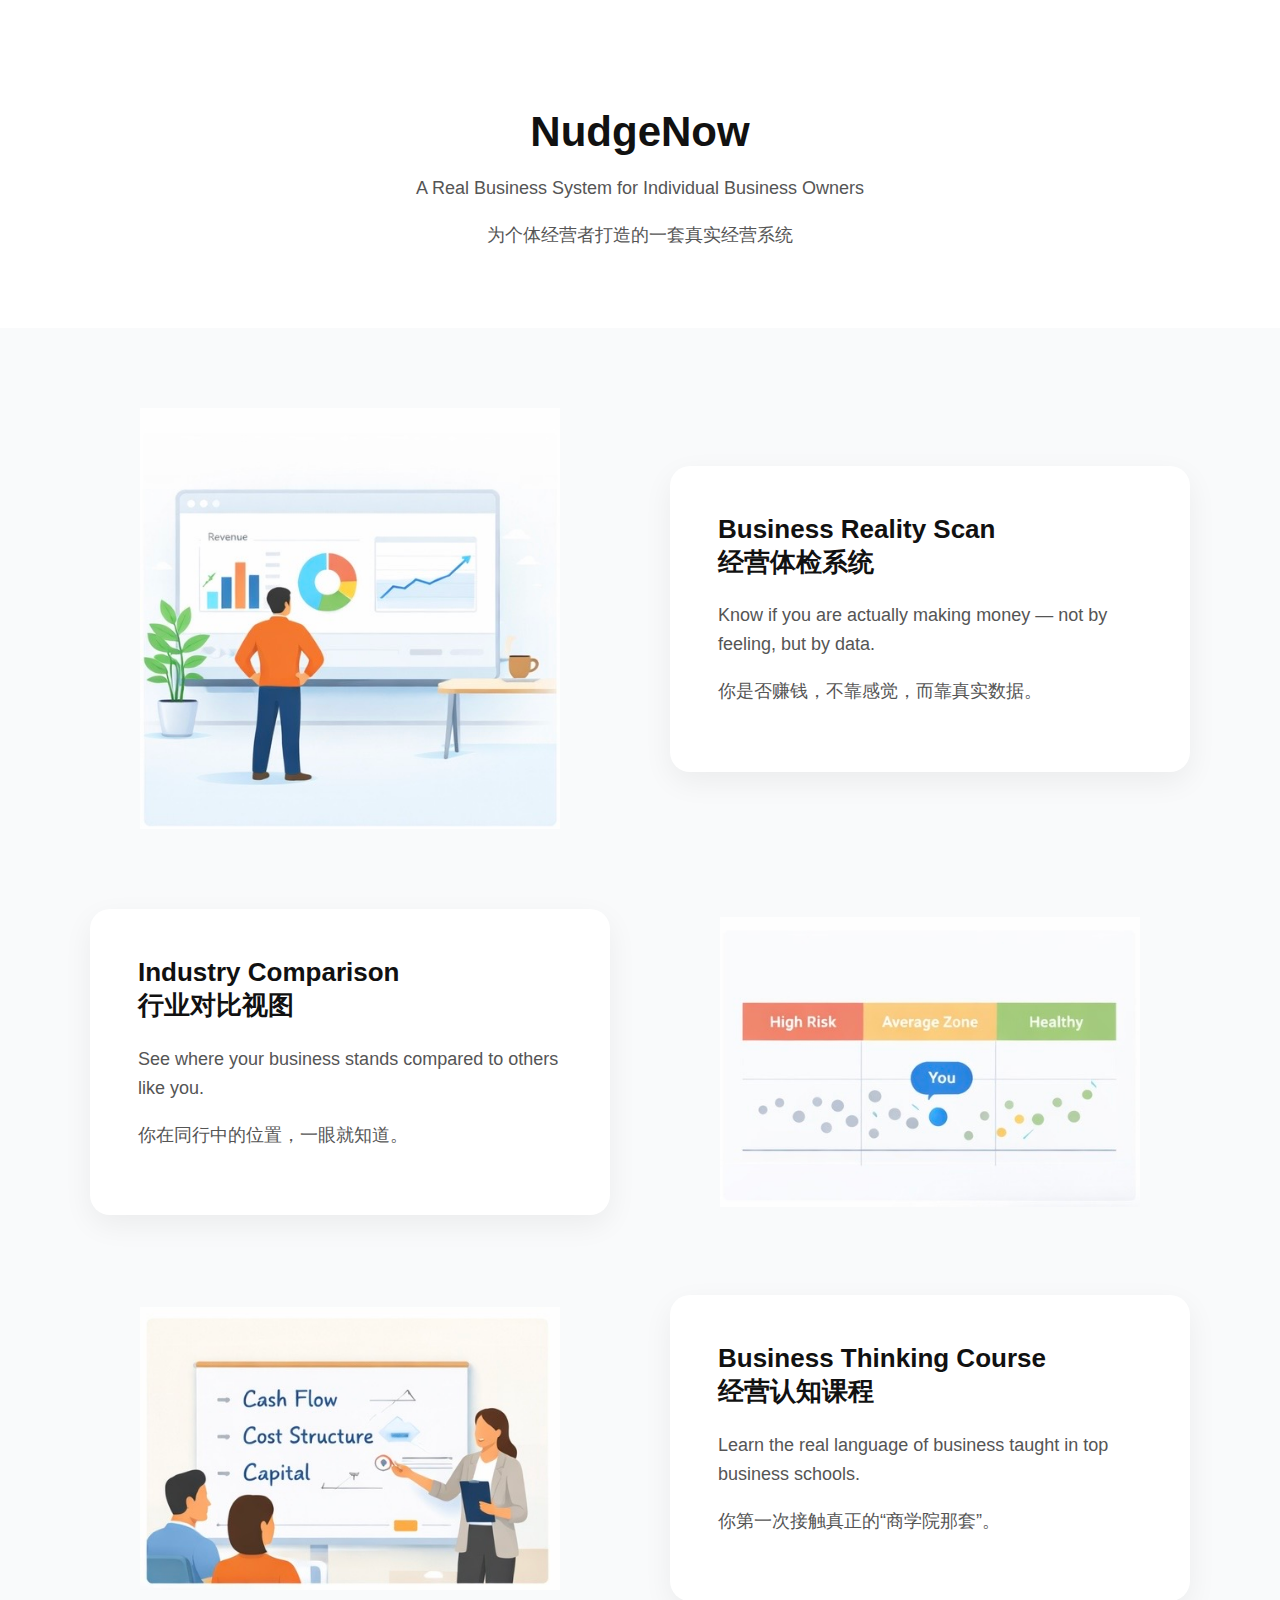
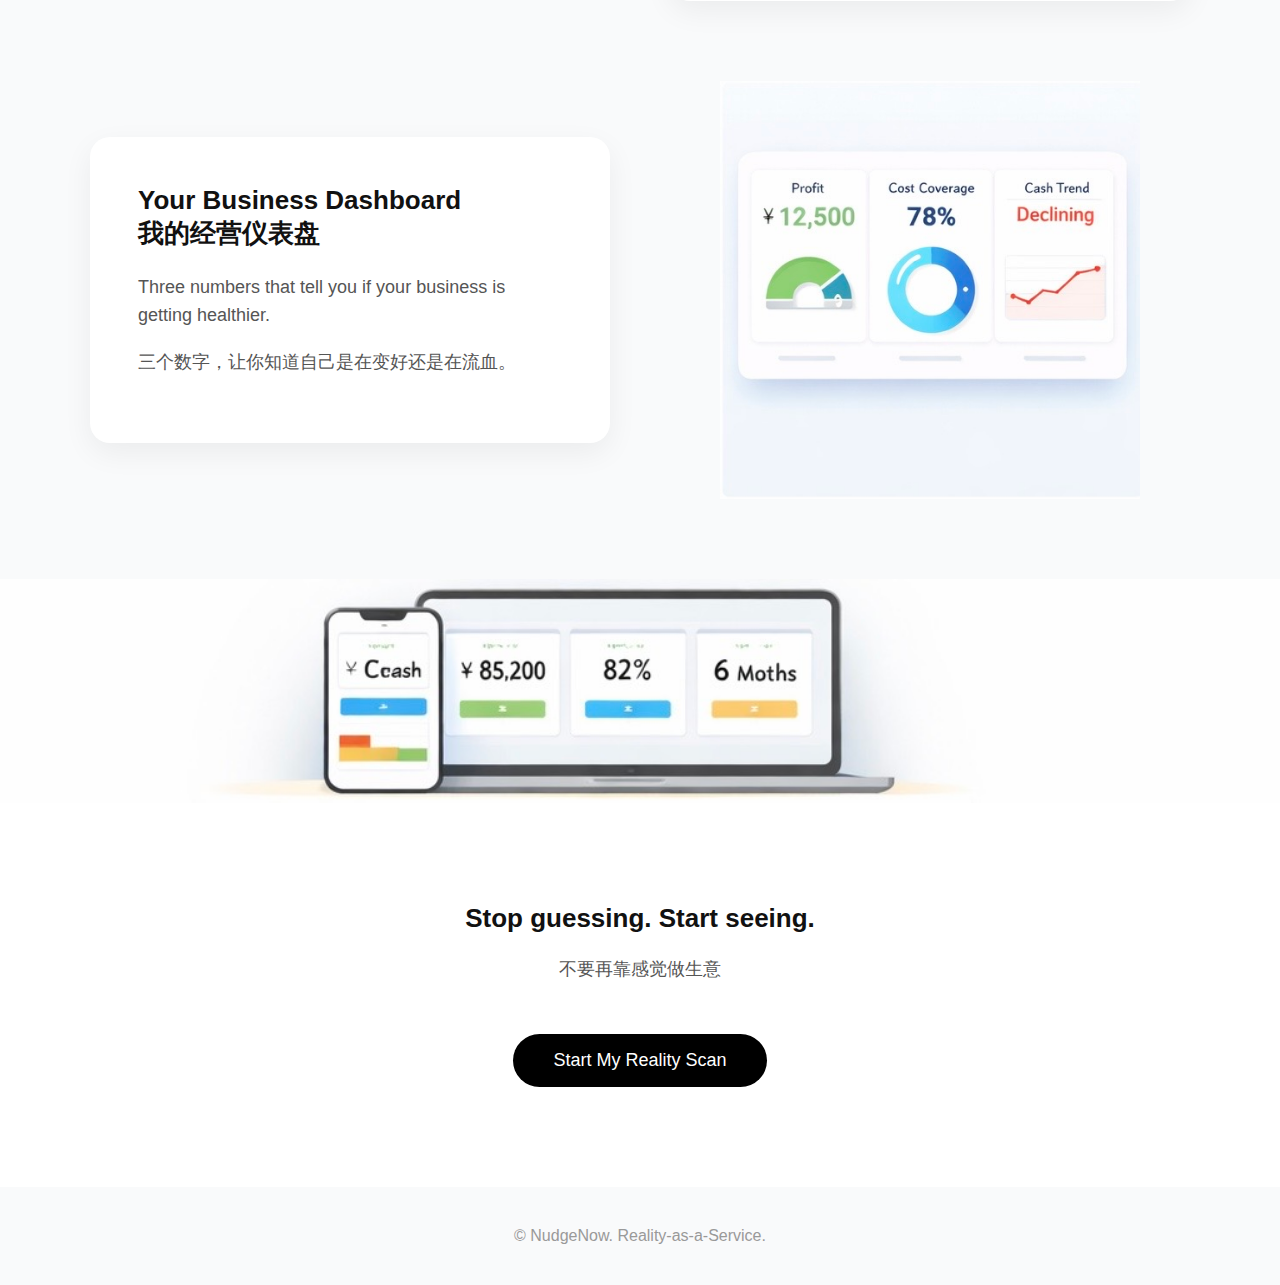
<file: index.html>
<!DOCTYPE html>
<html lang="en">
<head>
<meta charset="UTF-8">
<title>NudgeNow — A Real Business System for Individuals</title>
<link rel="icon/JPG" href="favicon.ico.JPG">
<link rel="apple-touch-icon" href="favicon.ico.JPG">
<meta name="viewport" content="width=device-width, initial-scale=1.0">
<style>
body {
  font-family: -apple-system, BlinkMacSystemFont, "Segoe UI", sans-serif;
  margin: 0;
  background: #f9fafb;
  color: #111;
}

header {
  padding: 80px 20px 60px;
  text-align: center;
  background: white;
}

h1 {
  font-size: 42px;
  margin-bottom: 16px;
}

p {
  font-size: 18px;
  color: #555;
  line-height: 1.6;
}

.container {
  max-width: 1100px;
  margin: 0 auto;
  padding: 0 20px;
}

.section {
  margin: 80px 0;
  display: grid;
  grid-template-columns: 1fr 1fr;
  gap: 60px;
  align-items: center;
}

.section img {
  width: 100%;
  max-width: 420px;
  display: block;
  margin: 0 auto;
}

.card {
  background: white;
  padding: 48px;
  border-radius: 20px;
  box-shadow: 0 10px 30px rgba(0,0,0,0.06);
}

h2 {
  margin-top: 0;
  font-size: 26px;
}

.cta {
  background: white;
  text-align: center;
  padding: 100px 20px;
}

button {
  margin-top: 32px;
  padding: 16px 40px;
  font-size: 18px;
  background: black;
  color: white;
  border: none;
  border-radius: 999px;
}

footer {
  text-align: center;
  padding: 40px 20px;
  color: #999;
}

/* 📱 Mobile layout */
@media (max-width: 768px) {
  h1 {
    font-size: 32px;
  }

  .section {
    grid-template-columns: 1fr;
    gap: 32px;
  }

  .card {
    padding: 32px;
  }

  header {
    padding: 60px 20px 40px;
  }
}
  /* ===== Mobile fix ===== */
@media (max-width: 768px) {
  header {
    padding: 48px 20px;
    text-align: left;
  }

  h1 {
    font-size: 36px;
  }

  p {
    font-size: 16px;
  }

  .section {
    flex-direction: column;
    gap: 32px;
    margin: 48px auto;
  }

  .section img {
    width: 100%;
    max-width: 420px;
  }

  .card {
    padding: 24px;
  }

  .cta {
    padding: 64px 20px;
  }

  button {
    width: 100%;
    max-width: 360px;
  }
}
  /* ===== NudgeNow mobile rescue ===== */
@media (max-width: 768px) {

  /* 1️⃣ 解除“中间一条”的 1000px 牢笼 */
  .section {
    max-width: 100%;
    flex-direction: column;
    align-items: stretch;
    gap: 32px;
    margin: 48px auto;
  }

  /* 2️⃣ 所有图片在手机上都不准溢出中轴 */
  .section img,
  .cta img {
    width: 100%;
    max-width: 360px;
    margin: 0 auto;
    display: block;
  }

  /* 3️⃣ Hero 区从“PPT”变成“产品页” */
  header {
    text-align: left;
    padding: 48px 20px;
  }

  h1 {
    font-size: 36px;
    line-height: 1.15;
  }

  /* 4️⃣ 卡片不要像漂浮气泡一样挤在中间 */
  .card {
    padding: 24px;
    border-radius: 20px;
  }

  /* 5️⃣ CTA 按钮区拉满宽度，像真正的行动按钮 */
  .cta {
    padding: 64px 20px;
    text-align: center;
  }

  .cta button {
    width: 100%;
    max-width: 360px;
  }
}
</style>
</head>

<body>

<header>
  <h1>NudgeNow</h1>
  <p>A Real Business System for Individual Business Owners</p>
  <p>为个体经营者打造的一套真实经营系统</p>
</header>

<div class="container">

  <div class="section">
    <img src="assets/hero.png.jpg">
    <div class="card">
      <h2>Business Reality Scan<br>经营体检系统</h2>
      <p>Know if you are actually making money — not by feeling, but by data.</p>
      <p>你是否赚钱，不靠感觉，而靠真实数据。</p>
    </div>
  </div>

  <div class="section">
    <div class="card">
      <h2>Industry Comparison<br>行业对比视图</h2>
      <p>See where your business stands compared to others like you.</p>
      <p>你在同行中的位置，一眼就知道。</p>
    </div>
    <img src="assets/compare.png.jpg">
  </div>

  <div class="section">
    <img src="assets/course.png.jpg">
    <div class="card">
      <h2>Business Thinking Course<br>经营认知课程</h2>
      <p>Learn the real language of business taught in top business schools.</p>
      <p>你第一次接触真正的“商学院那套”。</p>
    </div>
  </div>

  <div class="section">
    <div class="card">
      <h2>Your Business Dashboard<br>我的经营仪表盘</h2>
      <p>Three numbers that tell you if your business is getting healthier.</p>
      <p>三个数字，让你知道自己是在变好还是在流血。</p>
    </div>
    <img src="assets/dashboard.png.jpg">
  </div>

</div>

<img src="assets/RaaS.png.jpg" style="width:100%;display:block;">

<div class="cta">
  <h2>Stop guessing. Start seeing.</h2>
  <p>不要再靠感觉做生意</p>
  <button onclick="location.href='scan.html'">Start My Reality Scan</button>
</div>

<footer>
  © NudgeNow. Reality-as-a-Service.
</footer>

</body>
</html>
</file>
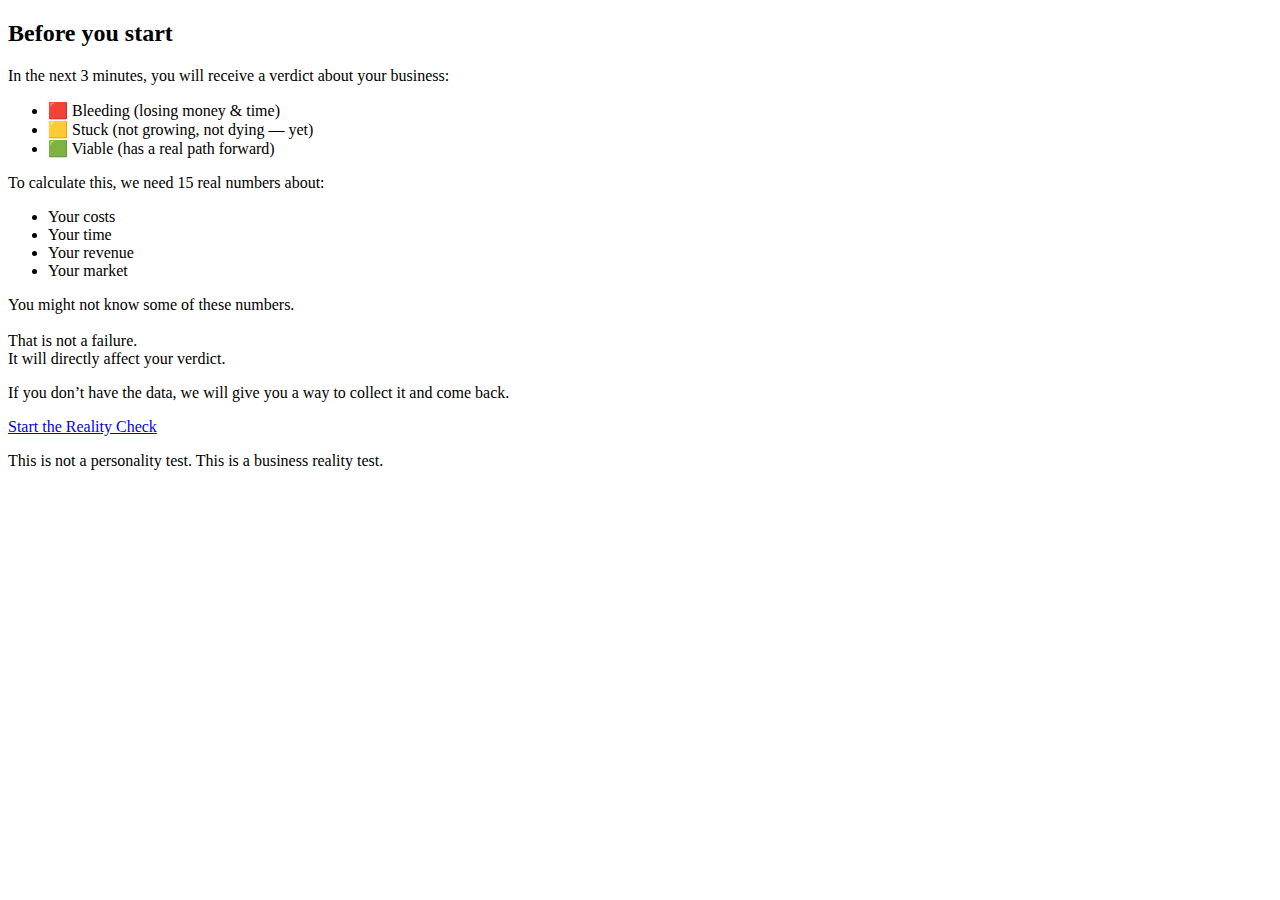
<file: gate.html>
<!DOCTYPE html>
<html lang="en">
<head>
<meta charset="UTF-8">
<title>Reality Check — Before You Start</title>
<link rel="stylesheet" href="style.css">
</head>
<body class="center">

<div class="card">

<h2>Before you start</h2>

<p>
In the next 3 minutes, you will receive a verdict about your business:
</p>

<ul>
<li>🟥 Bleeding (losing money & time)</li>
<li>🟨 Stuck (not growing, not dying — yet)</li>
<li>🟩 Viable (has a real path forward)</li>
</ul>

<p>
To calculate this, we need 15 real numbers about:
</p>

<ul>
<li>Your costs</li>
<li>Your time</li>
<li>Your revenue</li>
<li>Your market</li>
</ul>

<p>
You might not know some of these numbers.
<br><br>
That is not a failure.
<br>
It will directly affect your verdict.
</p>

<p>
If you don’t have the data, we will give you a way to collect it and come back.
</p>

<a href="quiz.html" class="button">Start the Reality Check</a>

<p class="small">
This is not a personality test.  
This is a business reality test.
</p>

</div>

</body>
</html>
</file>
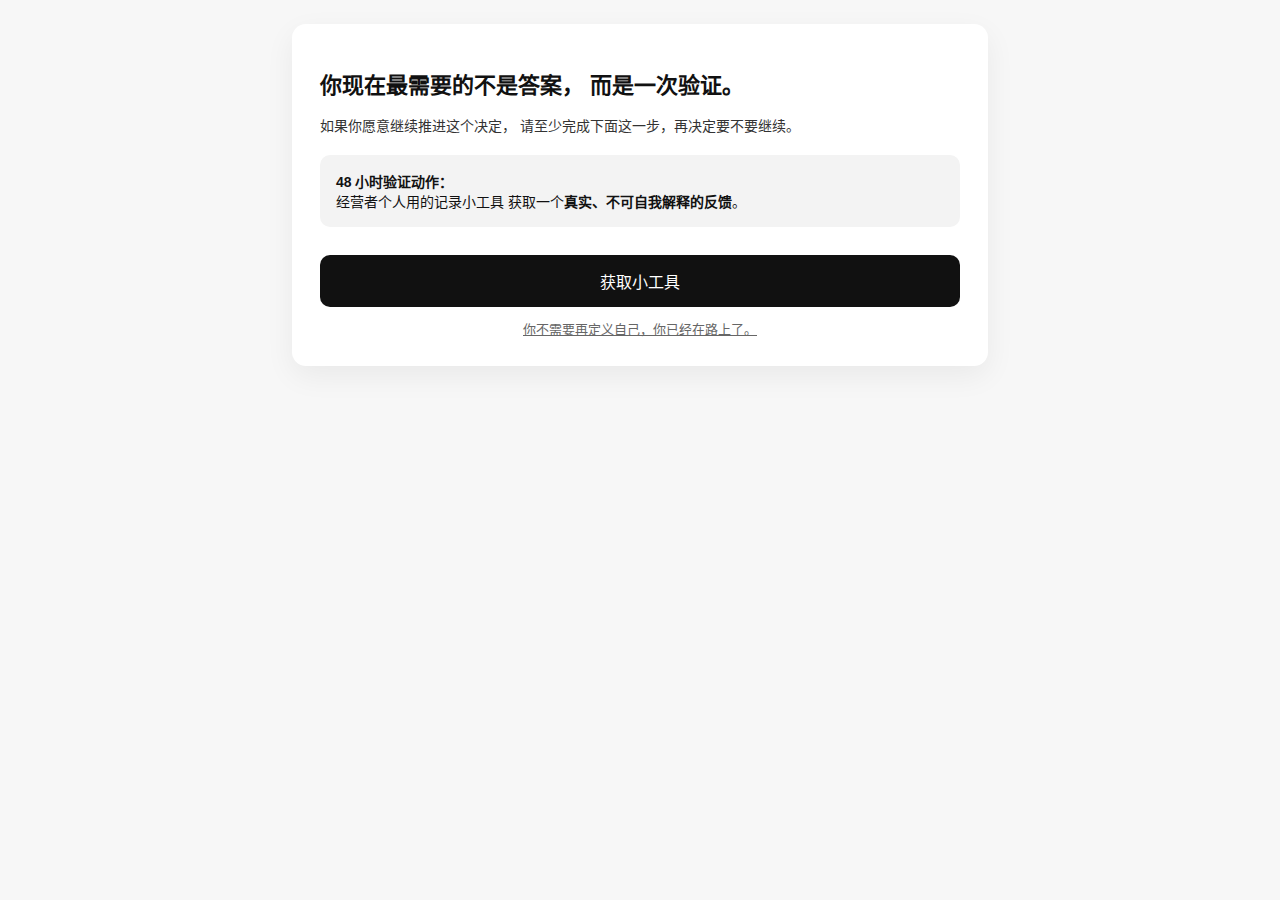
<file: next.html>
<!DOCTYPE html>
<html lang="zh-CN">
<head>
  <meta charset="UTF-8" />
  <title>下一步验证</title>
  <meta name="viewport" content="width=device-width, initial-scale=1.0" />
  <style>
    body {
      font-family: -apple-system, BlinkMacSystemFont, "PingFang SC", Arial;
      background: #f7f7f7;
      margin: 0;
      padding: 24px;
      color: #111;
    }
    .card {
      max-width: 640px;
      margin: 0 auto;
      background: #fff;
      border-radius: 14px;
      padding: 28px;
      box-shadow: 0 10px 30px rgba(0,0,0,0.06);
    }
    h1 {
      font-size: 22px;
      margin-bottom: 16px;
    }
    p {
      font-size: 14px;
      line-height: 1.7;
      color: #333;
    }
    .step {
      background: #f3f3f3;
      padding: 16px;
      border-radius: 10px;
      margin-top: 16px;
      font-size: 14px;
    }
    .btn {
      margin-top: 28px;
      width: 100%;
      padding: 14px;
      background: #111;
      color: #fff;
      border: none;
      border-radius: 10px;
      font-size: 16px;
      cursor: pointer;
    }
    .ghost {
      margin-top: 12px;
      text-align: center;
      font-size: 13px;
      color: #666;
      text-decoration: underline;
      cursor: pointer;
    }
  </style>
</head>
<body>

<div class="card">
  <h1>你现在最需要的不是答案，  
  而是一次验证。</h1>

  <p>
    如果你愿意继续推进这个决定，  
    请至少完成下面这一步，再决定要不要继续。
  </p>

  <div class="step">
    <strong>48 小时验证动作：</strong><br />
    经营者个人用的记录小工具  
    获取一个<strong>真实、不可自我解释的反馈</strong>。
  </div>

  <button class="btn">
    获取小工具
  </button>

  <div class="ghost">
    你不需要再定义自己，你已经在路上了。
  </div>
</div>

</body>
</html>
</file>
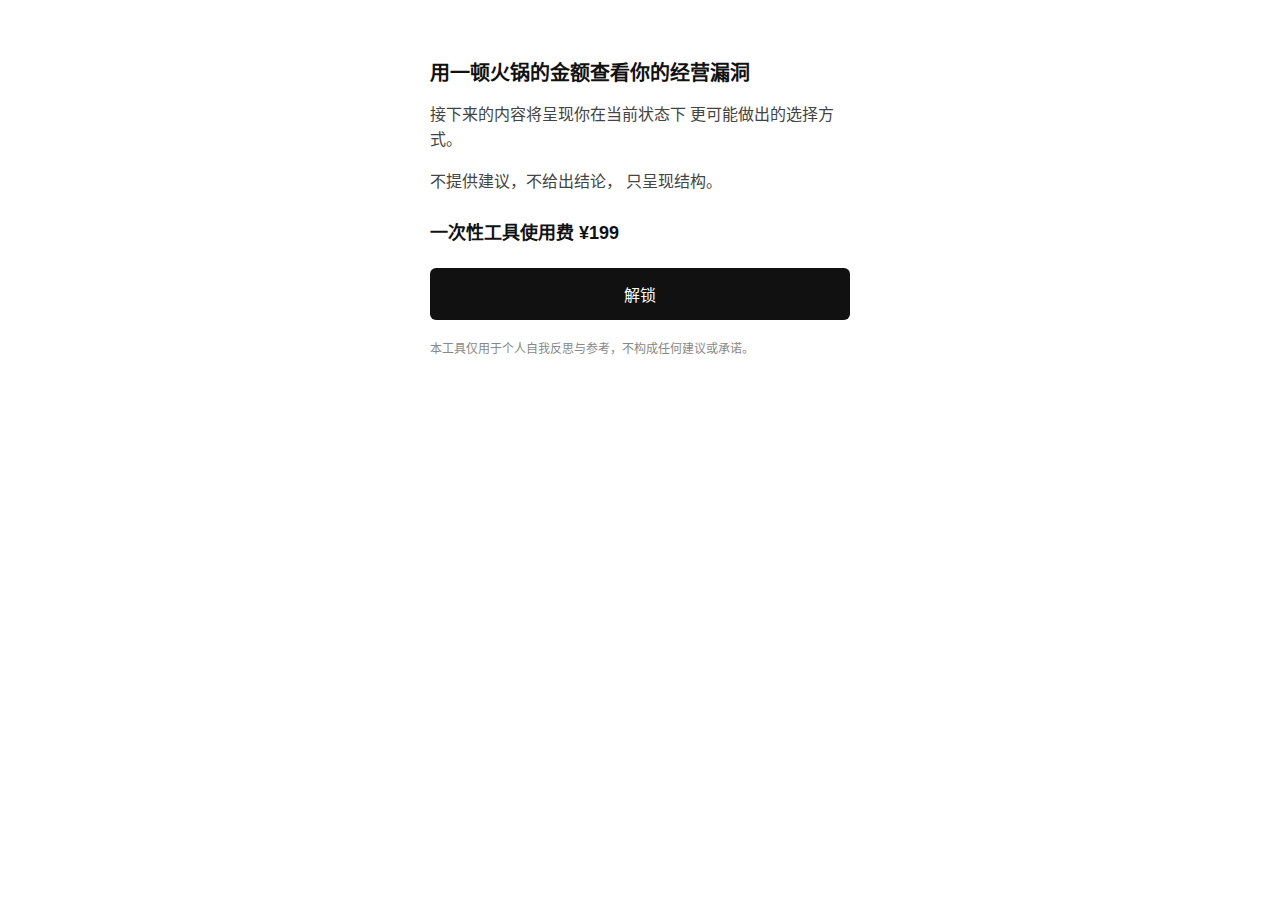
<file: pay.html>
<!DOCTYPE html>
<html lang="zh-CN">
<head>
  <meta charset="UTF-8" />
  <title>解锁</title>
  <meta name="viewport" content="width=device-width, initial-scale=1.0" />
  <style>
    body {
      font-family: -apple-system, BlinkMacSystemFont, "PingFang SC", sans-serif;
      background: #fff;
      color: #111;
      margin: 0;
      padding: 40px 20px;
    }
    .container {
      max-width: 420px;
      margin: 0 auto;
    }
    h2 {
      font-size: 20px;
      margin-bottom: 16px;
    }
    p {
      line-height: 1.6;
      color: #444;
    }
    .price {
      margin: 24px 0;
      font-size: 18px;
      font-weight: bold;
    }
    .btn {
      display: block;
      padding: 14px;
      text-align: center;
      background: #111;
      color: #fff;
      text-decoration: none;
      border-radius: 6px;
    }
    .disclaimer {
      margin-top: 20px;
      font-size: 12px;
      color: #888;
      line-height: 1.5;
    }
  </style>
</head>
<body>
  <div class="container">
    <h2>用一顿火锅的金额查看你的经营漏洞</h2>

    <p>
      接下来的内容将呈现你在当前状态下  
      更可能做出的选择方式。
    </p>

    <p>
      不提供建议，不给出结论，  
      只呈现结构。
    </p>

    <div class="price">一次性工具使用费 ¥199</div>

    <!-- ⚠️ 替换为你的真实支付链接 -->
    <!-- 支付成功后，跳转到：question.html?paid=1 -->
    <a
      class="btn"
      href="https://你的支付链接?redirect=https://nudgenow.pages.dev/quiz.html?paid=1"
    >
      解锁
    </a>

    <div class="disclaimer">
      本工具仅用于个人自我反思与参考，不构成任何建议或承诺。
    </div>
  </div>
</body>
</html>
</file>
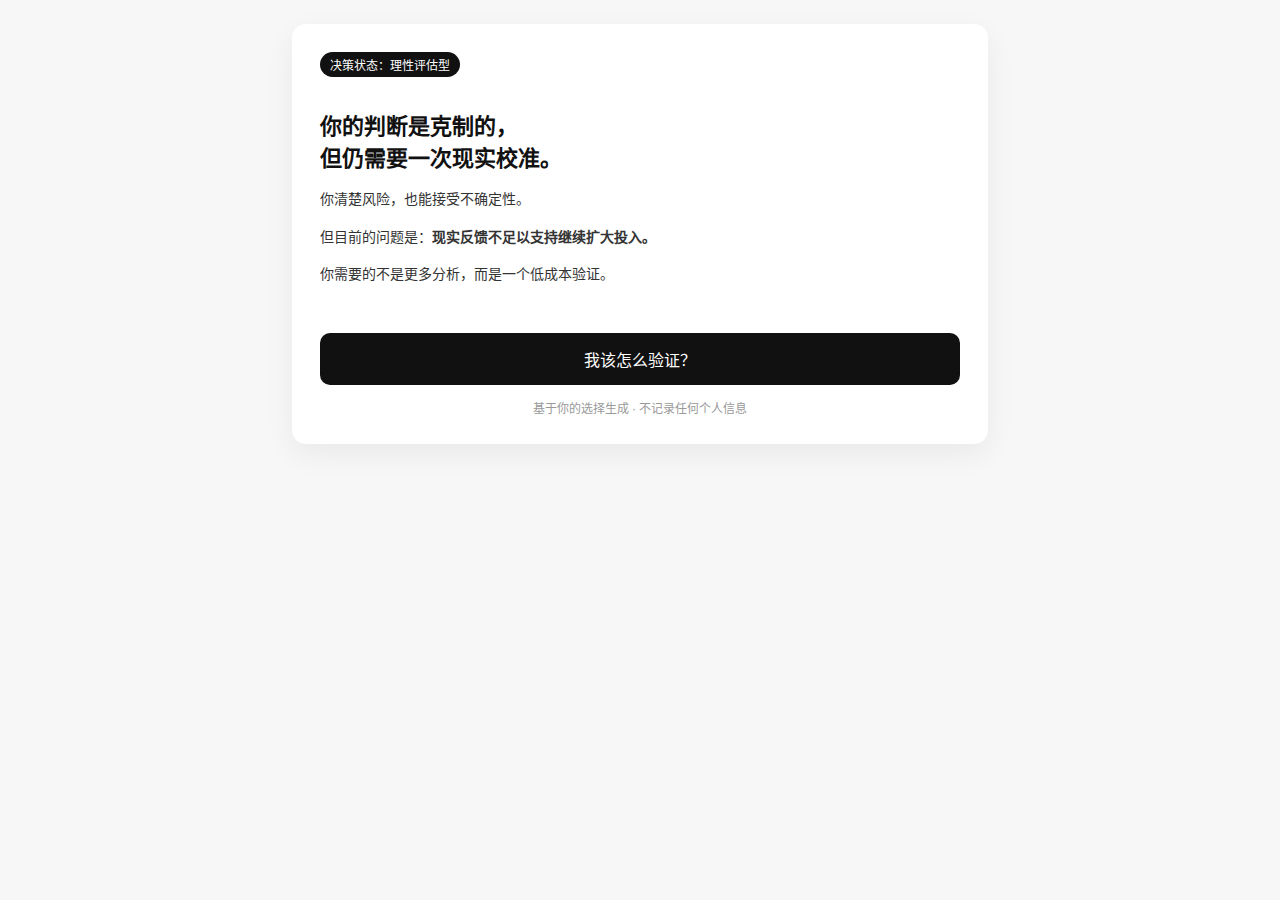
<file: result.html>
<!DOCTYPE html>
<html lang="zh-CN">
<head>
  <meta charset="UTF-8" />
  <title>判断结果</title>
  <meta name="viewport" content="width=device-width, initial-scale=1.0" />
  <style>
    body {
      font-family: -apple-system, BlinkMacSystemFont, "PingFang SC", Arial;
      background: #f7f7f7;
      margin: 0;
      padding: 24px;
      color: #111;
    }
    .card {
      max-width: 640px;
      margin: 0 auto;
      background: #fff;
      border-radius: 14px;
      padding: 28px;
      box-shadow: 0 10px 30px rgba(0,0,0,0.06);
    }
    .tag {
      display: inline-block;
      background: #111;
      color: #fff;
      font-size: 12px;
      padding: 4px 10px;
      border-radius: 999px;
      margin-bottom: 16px;
    }
    h1 {
      font-size: 22px;
      margin-bottom: 16px;
    }
    h3 {
      font-size: 16px;
      margin-top: 28px;
      margin-bottom: 8px;
    }
    p {
      font-size: 14px;
      line-height: 1.7;
      color: #333;
    }
    .risk {
      background: #f3f3f3;
      padding: 16px;
      border-radius: 10px;
      margin-top: 12px;
      font-size: 14px;
    }
    .btn {
      margin-top: 32px;
      width: 100%;
      padding: 14px;
      background: #111;
      color: #fff;
      border: none;
      border-radius: 10px;
      font-size: 16px;
      cursor: pointer;
    }
    .foot {
      margin-top: 14px;
      font-size: 12px;
      color: #999;
      text-align: center;
    }
  </style>
</head>
<body>

<div class="card">
  <span class="tag" id="typeTag"></span>

  <h1 id="title"></h1>

  <div id="analysis"></div>

  <div id="riskBlock"></div>

  <button class="btn" onclick="goNext()">
    我该怎么验证？
  </button>

  <div class="foot">
    基于你的选择生成 · 不记录任何个人信息
  </div>
</div>

<script>
  const answers = JSON.parse(localStorage.getItem("answers") || "[]");

  let score = {
    fantasy: 0,
    rational: 0,
    impulse: 0
  };
  let commitCount = 0;

  answers.forEach((a, index) => {
    const weight = index >= 8 ? 2 : 1; // 后 7 题权重更高

    if (a === "commit") {
      commitCount++;
    }
    if (score[a] !== undefined) {
      score[a] += weight;
    }
  });

  let type = "rational";
  if (score.fantasy > score.rational && score.fantasy > score.impulse) {
    type = "fantasy";
  }
  if (score.impulse > score.rational && score.impulse > score.fantasy) {
    type = "impulse";
  }

  const config = {
    fantasy: {
      tag: "决策状态：自我说服型",
      title: "你不是在瞎选，\n但你正在用希望支撑现实。",
      analysis: `
        <p>你做这个决定时，逻辑并非缺席。</p>
        <p>但你的信心，更多来自于<strong>“如果成功会怎样”</strong>，而不是<strong>“现在是否站得住”</strong>。</p>
        <p>这会让你在缺乏反馈时，持续投入耐心与时间。</p>
      `
    },
    rational: {
      tag: "决策状态：理性评估型",
      title: "你的判断是克制的，\n但仍需要一次现实校准。",
      analysis: `
        <p>你清楚风险，也能接受不确定性。</p>
        <p>但目前的问题是：<strong>现实反馈不足以支持继续扩大投入。</strong></p>
        <p>你需要的不是更多分析，而是一个低成本验证。</p>
      `
    },
    impulse: {
      tag: "决策状态：执行冲动型",
      title: "你正在用行动，\n对抗内心的不安。",
      analysis: `
        <p>这个选择承载了你对现状的不满。</p>
        <p>行动本身让你感觉“在往前”，但方向是否正确仍未被验证。</p>
        <p>继续冲可能缓解焦虑，但不一定降低风险。</p>
      `
    }
  };

  document.getElementById("typeTag").innerText = config[type].tag;
  document.getElementById("title").innerText = config[type].title;
  document.getElementById("analysis").innerHTML = config[type].analysis;

  if (commitCount >= 2) {
    document.getElementById("riskBlock").innerHTML = `
      <h3>风险提示</h3>
      <div class="risk">
        你已经为这个决定投入过不可回收成本。  
        接下来最危险的不是失败，而是<strong>因为不甘心而继续投入</strong>。
      </div>
    `;
  }

  function goNext() {
    window.location.href = "next.html";
  }
</script>

</body>
</html>
</file>
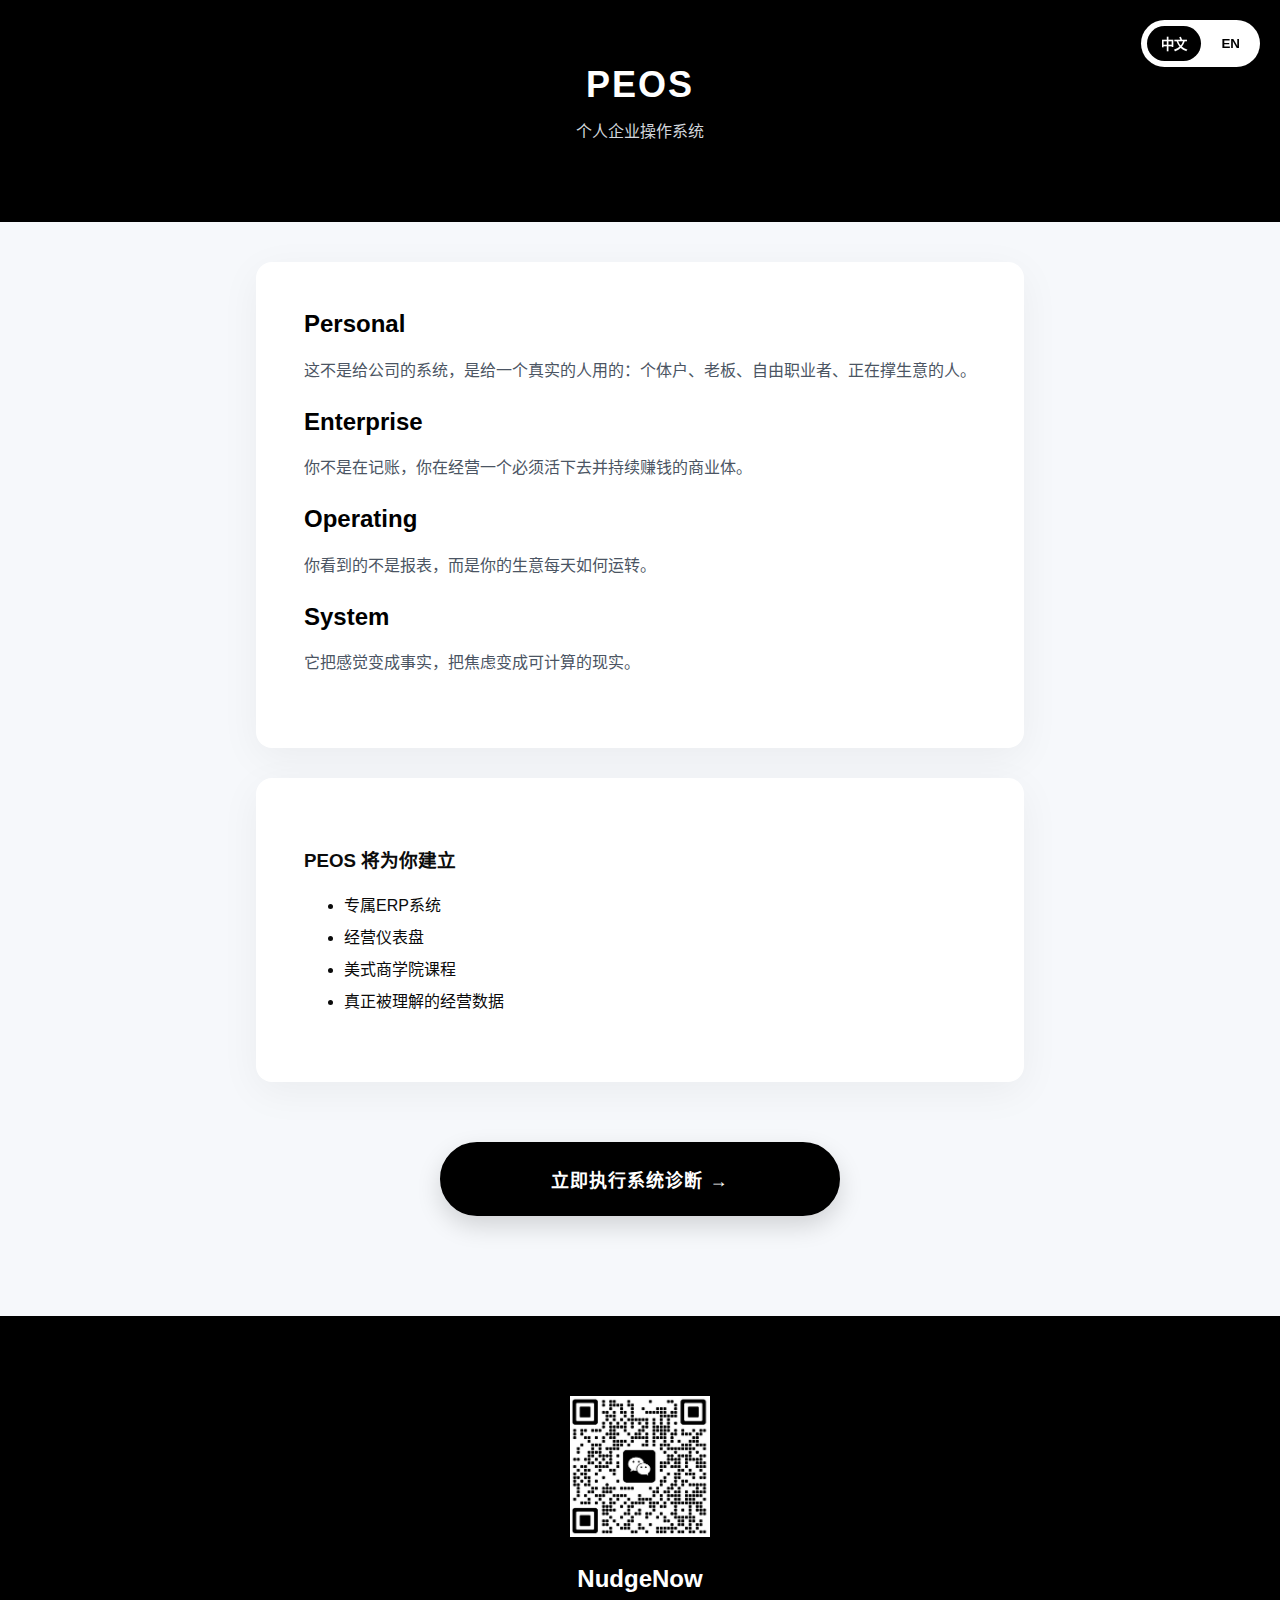
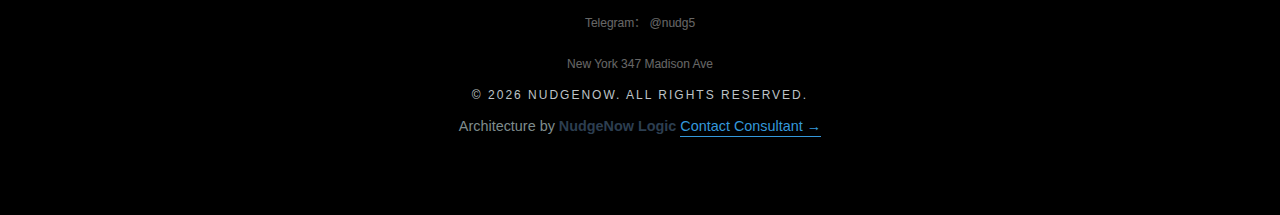
<file: scan.html>
<!DOCTYPE html>
<html lang="en">
<head>
<meta charset="UTF-8" />
<meta name="viewport" content="width=device-width, initial-scale=1.0"/>
<title>PEOS — Personal Enterprise Operating System</title>

<style>
/* === SAFARI GLOBAL FIX === */
html, body {
  width:100%;
  max-width:100%;
  margin:0;
  padding:0;
  overflow-x:hidden;
}

:root{
  --bg:#f6f8fb;
  --card:#ffffff;
  --text:#0b0b0b;
  --muted:#6b7280;
  --accent:#000000;
}

*{
  box-sizing:border-box;
  font-family:-apple-system,BlinkMacSystemFont,"Segoe UI",Roboto,Helvetica,Arial;
}

body{
  background:var(--bg);
  color:var(--text);
  min-height:100vh;
  display:flex;
  flex-direction:column;
}

header{
  background:#000;
  color:#fff;
  padding:64px 20px;
  text-align:center;
}

header h1{margin:0;font-size:36px;letter-spacing:2px;}
header p{color:#d1d5db;margin-top:12px;}

.lang-switch{
  position:fixed;
  top:20px;
  right:20px;
  z-index:10;
  background:#fff;
  border-radius:30px;
  padding:6px;
  display:flex;
  gap:6px;
  box-shadow: 0 4px 12px rgba(0,0,0,0.1);
}

.lang-switch button{
  border:none;
  background:none;
  padding:8px 14px;
  border-radius:20px;
  cursor:pointer;
  font-weight:600;
  transition: 0.2s;
}

.lang-switch button.active{
  background:#000;
  color:#fff;
}

.container{
  flex:1;
  max-width:900px;
  margin:0 auto;
  padding:40px 20px 80px;
}

.card{
  background:#fff;
  border-radius:16px;
  padding:48px;
  margin-bottom:30px;
  box-shadow:0 10px 40px rgba(0,0,0,.05);
}

.card h2 { margin-top: 0; font-size: 24px; color: var(--accent); }
.card p { line-height: 1.6; color: #4b5563; margin-bottom: 24px; }

/* 独立按钮区样式 */
.action-area {
  text-align: center;
  margin-top: 40px;
  padding: 20px;
}

.cta-button {
  display: inline-block;
  width: 100%;
  max-width: 400px;
  padding: 22px;
  background: var(--accent);
  color: #fff;
  text-decoration: none;
  border-radius: 50px;
  font-weight: 800;
  font-size: 18px;
  letter-spacing: 1px;
  transition: all 0.3s ease;
  border: 2px solid var(--accent);
  box-shadow: 0 10px 25px rgba(0,0,0,0.15);
}

.cta-button:hover {
  background: #fff;
  color: var(--accent);
  transform: translateY(-3px);
  box-shadow: 0 15px 35px rgba(0,0,0,0.2);
}

.site-footer{
  width:100%;
  background:#000;
  color:#fff;
  padding:80px 20px;
  text-align:center;
}

.footer-qr{
  width:140px;
  margin-bottom:24px;
}

.footer-brand{ font-size:24px; font-weight:700; margin-bottom: 4px; }
.footer-info{ opacity: 0.8; font-size: 14px; line-height: 1.8; }

@media(max-width:768px){
  .card{padding:28px;}
  header{padding:48px 20px;}
}
</style>
</head>

<body>

<div class="lang-switch">
  <button id="btn-cn" class="active" onclick="setLang('cn')">中文</button>
  <button id="btn-en" onclick="setLang('en')">EN</button>
</div>

<header>
  <h1>PEOS</h1>
  <p data-cn="个人企业操作系统" data-en="Personal Enterprise Operating System"></p>
</header>

<div class="container">

  <div class="card">
    <h2>Personal</h2>
    <p data-cn="这不是给公司的系统，是给一个真实的人用的：个体户、老板、自由职业者、正在撑生意的人。"
    data-en="This is not for corporations. It is built for a real human being: the owner, the solo founder, the person holding a business together."></p>

    <h2>Enterprise</h2>
    <p data-cn="你不是在记账，你在经营一个必须活下去并持续赚钱的商业体。"
    data-en="You are not bookkeeping. You are running something that must survive and generate cash."></p>

    <h2>Operating</h2>
    <p data-cn="你看到的不是报表，而是你的生意每天如何运转。"
    data-en="You are not seeing reports. You are seeing how your business actually operates."></p>

    <h2>System</h2>
    <p data-cn="它把感觉变成事实，把焦虑变成可计算的现实。"
    data-en="It turns feelings into facts and anxiety into something measurable."></p>
  </div>

  <div class="card">
    <h3 data-cn="PEOS 将为你建立" data-en="PEOS will build for you"></h3>
    <ul style="line-height: 2; font-size: 16px;">
      <li data-cn="专属ERP系统" data-en="A personal ERP system"></li>
      <li data-cn="经营仪表盘" data-en="A business dashboard"></li>
      <li data-cn="美式商学院课程" data-en="An American-style business education"></li>
      <li data-cn="真正被理解的经营数据" data-en="Business data that is actually understood"></li>
    </ul>
  </div>

  <div class="action-area">
      <a href="diagnosis.html" id="cta-link" class="cta-button" 
         data-cn="立即执行系统诊断 →" 
         data-en="EXECUTE DIAGNOSIS NOW →">
         立即执行系统诊断 →
      </a>
  </div>

</div>

<footer class="site-footer">
    <img src="/assets/whatsapp-qr.png.jpg" class="footer-qr">
    <div class="footer-brand">NudgeNow</div>
    <div class="footer-info">
     
      <div style="margin-top:20px; opacity:0.5; font-size:12px;">
        Telegram： @nudg5
      </div>
      <div style="margin-top:20px; opacity:0.5; font-size:12px;">
        New York 347 Madison Ave
      </div>
    </div>
   <p style="font-size: 0.75rem; color: #bdc3c7; letter-spacing: 2px; margin-bottom: 15px; text-transform: uppercase;">
        © 2026 NUDGENOW. ALL RIGHTS RESERVED.
    </p>
    <span style="font-size: 0.9rem; color: #7f8c8d;">
            Architecture by <strong style="color: #2c3e50;">NudgeNow Logic</strong>
        </span>
  <a href="mailto:hi@nudgenow.xyz" style="font-size: 0.9rem; color: #3498db; text-decoration: none; border-bottom: 1px solid #3498db; padding-bottom: 2px; transition: all 0.3s;">
            Contact Consultant →
        </a>
</footer>


<script>
function setLang(lang){
  document.querySelectorAll("[data-cn]").forEach(el=>{
    el.innerText = el.dataset[lang];
  });

  document.getElementById('btn-cn').classList.toggle("active", lang === "cn");
  document.getElementById('btn-en').classList.toggle("active", lang === "en");
  document.documentElement.lang = (lang === "cn" ? "zh-CN" : "en");
}

// 初始设为中文
setLang("cn");
</script>

</body>
</html>
</file>
<file: style.css>

</file>
